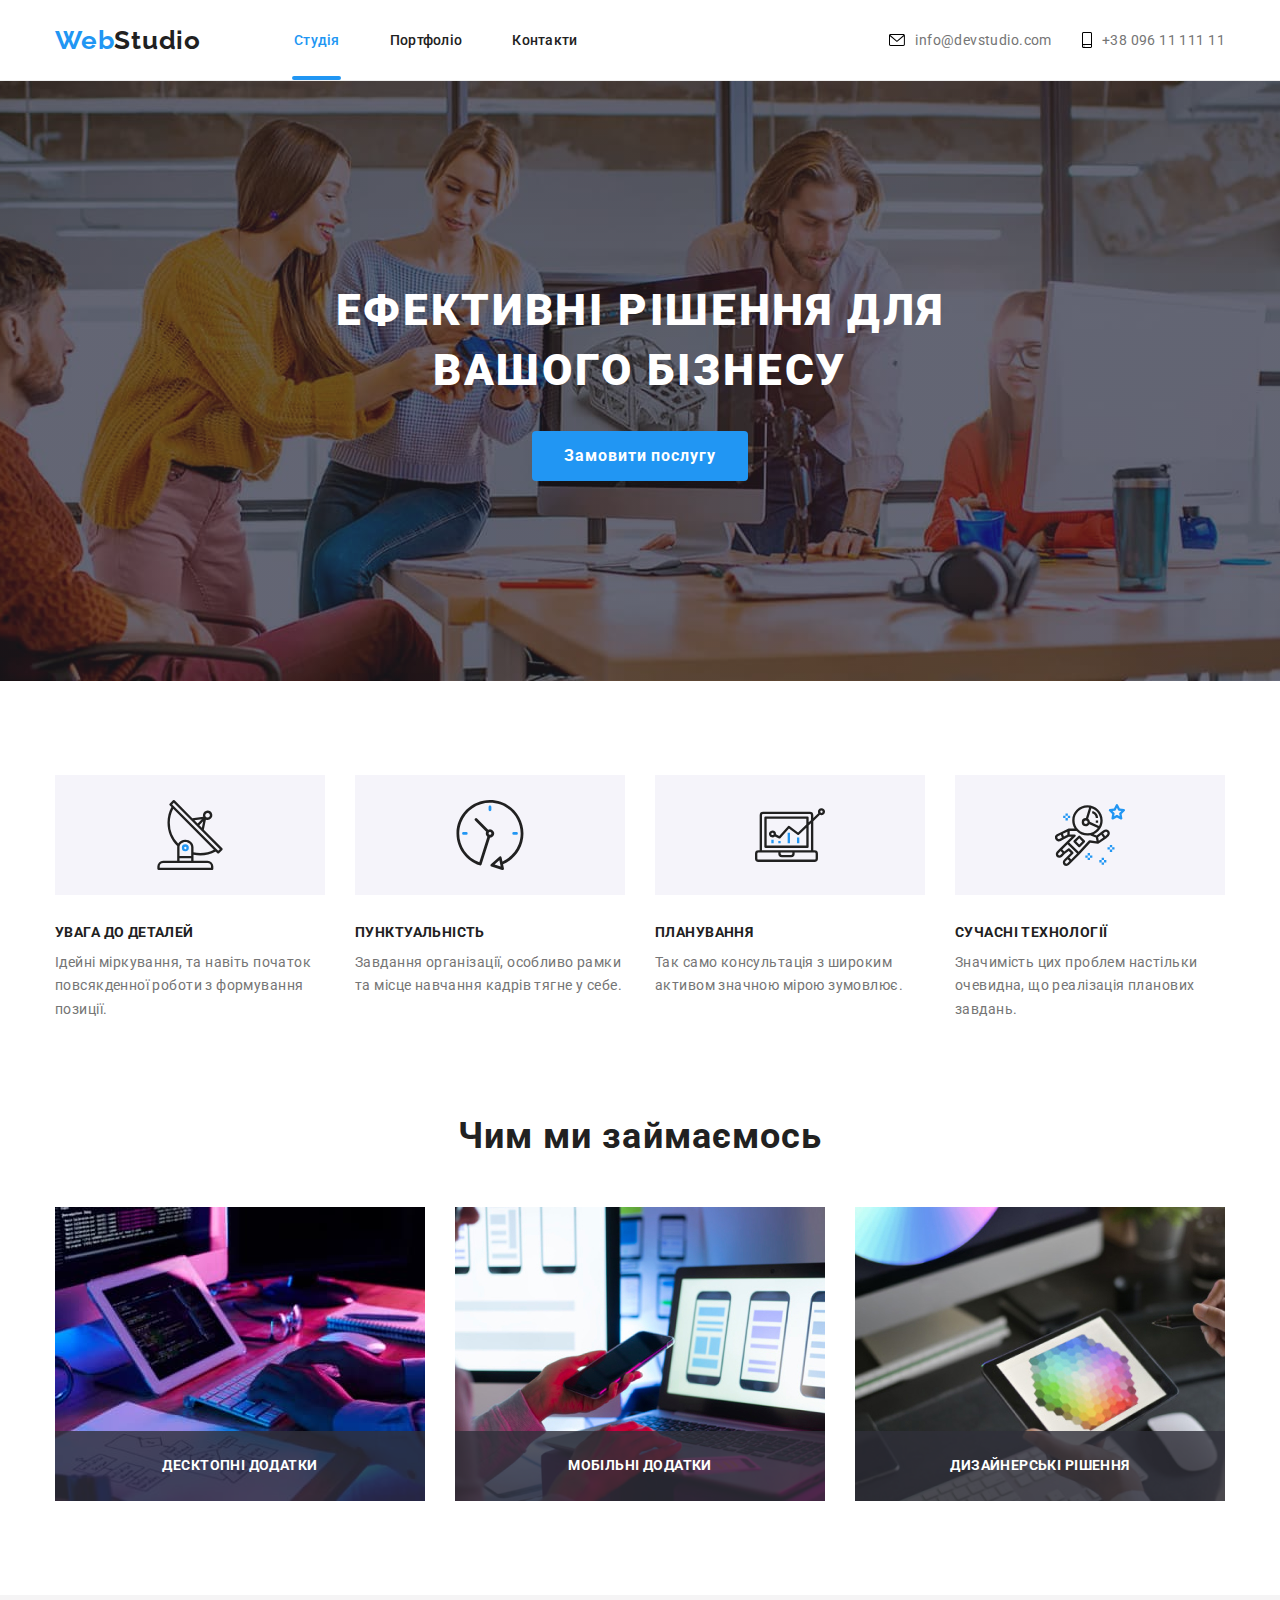
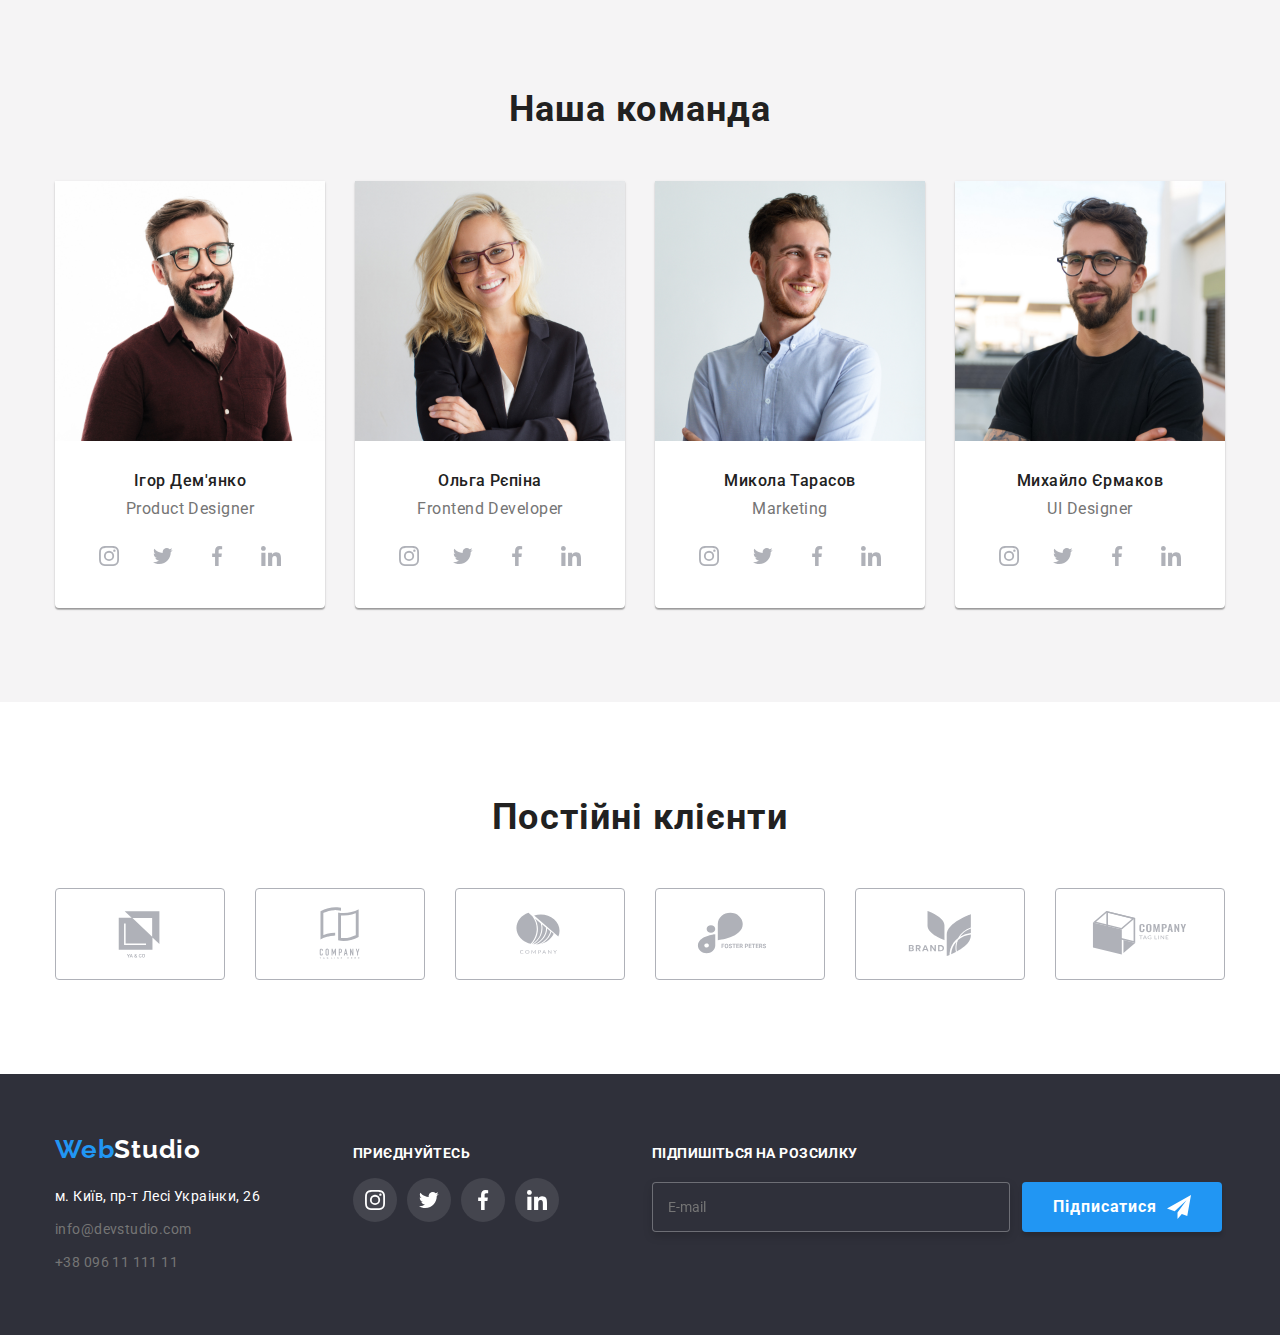
<file: index.html>
<!DOCTYPE html>
<html lang="uk">
	<head>
		<meta charset="UTF-8" />
		<meta http-equiv="X-UA-Compatible" content="IE=edge" />
		<meta name="viewport" content="width=device-width, initial-scale=1.0" />
		<title>WebStudio</title>
		<link rel="preconnect" href="https://fonts.googleapis.com" />
		<link rel="preconnect" href="https://fonts.gstatic.com" crossorigin />
		<link
			href="https://fonts.googleapis.com/css2?family=Raleway:wght@700&family=Roboto:wght@400;500;700;900&display=swap"
			rel="stylesheet"
		/>
		<link
			rel="stylesheet"
			href="https://cdnjs.cloudflare.com/ajax/libs/modern-normalize/1.1.0/modern-normalize.min.css"
		/>
		<link rel="stylesheet" href="./css/styles.css" />
		<link rel="stylesheet" href="./css/main.min.css" />
	</head>
	<body>
		<header class="header">
			<div class="container header__container">
				<nav class="navigation header__navigation">
					<a class="logo logo__header" href="./index.html"> <span class="logo-h1">Web</span>Studio</a>
					<ul class="menu">
						<li class="menu__item">
							<a class="menu__link current" href="./index.html">Студія</a>
						</li>
						<li class="menu__item">
							<a class="menu__link" href="./portfolio.html">Портфоліо</a>
						</li>
						<li class="menu__item"><a class="menu__link" href="#footer">Контакти</a></li>
					</ul>
				</nav>
				<ul class="menu__contacts">
					<li class="menu__item__contacts">
						<a class="contacts__mail" href="mailto:info@devstudio.com">
							<svg class="contacts-icon" width="16" height="12">
								<use href="./img/icons.svg#icon-envelope"></use>
							</svg>
							info@devstudio.com
						</a>
					</li>
					<li class="menu__item__contacts">
						<a class="contacts__number" href="tel:+380961111111"
							><svg class="contacts-icon" width="10" height="16">
								<use href="./img/icons.svg#icon-smartphone"></use>
							</svg>
							+38 096 11 111 11
						</a>
					</li>
				</ul>
			</div>
		</header>
		<main>
			<section class="hero">
				<div class="container hero__container">
					<h1 class="hero__title">Ефективні рішення для вашого бізнесу</h1>
					<button class="hero__button" type="button" data-modal-open> Замовити послугу </button>
				</div>
			</section>
			<section class="benefits">
				<div class="container benefits__container">
					<h2 class="hidden">Наші переваги</h2>
					<ul class="benefits__list">
						<li class="benefits__content">
							<div class="svg-icon-style">
								<svg class="icon-team" width="70" height="70">
									<use href="./img/icons.svg#icon-antenna"></use>
								</svg>
							</div>
							<h3 class="benefits__name">УВАГА ДО ДЕТАЛЕЙ</h3>
							<p class="benefits__descr">
								Ідейні міркування, та навіть початок повсякденної роботи з формування позиції.
							</p>
						</li>
						<li class="benefits__content">
							<div class="svg-icon-style">
								<svg class="icon-team" width="70" height="70">
									<use href="./img/icons.svg#icon-clock"></use>
								</svg>
							</div>
							<h3 class="benefits__name">ПУНКТУАЛЬНІСТЬ</h3>
							<p class="benefits__descr"> Завдання організації, особливо рамки та місце навчання кадрів тягне у себе. </p>
						</li>
						<li class="benefits__content">
							<div class="svg-icon-style">
								<svg class="icon-team" width="70" height="70">
									<use href="./img/icons.svg#icon-laptop"></use>
								</svg>
							</div>
							<h3 class="benefits__name">ПЛАНУВАННЯ</h3>
							<p class="benefits__descr"> Так само консультація з широким активом значною мірою зумовлює. </p>
						</li>
						<li class="benefits__content">
							<div class="svg-icon-style">
								<svg class="icon-team" width="70" height="70">
									<use href="./img/icons.svg#icon-astronaut"></use>
								</svg>
							</div>
							<h3 class="benefits__name">СУЧАСНІ ТЕХНОЛОГІЇ</h3>
							<p class="benefits__descr"> Значимість цих проблем настільки очевидна, що реалізація планових завдань. </p>
						</li>
					</ul>
				</div>
			</section>
			<section class="our__works">
				<div class="container our__works__container">
					<h2 class="works__title">Чим ми займаємось</h2>
					<ul class="images__block">
						<li class="images__item">
							<img src="./img/1.jpg" alt="Чоловік працює над кодом сайту" width="370" />
							<p class="images__text">Десктопні додатки</p>
						</li>
						<li class="images__item">
							<img src="./img/2.jpg" alt="Жінка з телефоном та ноутбуком" width="370" />
							<p class="images__text">Мобільні додатки</p>
						</li>
						<li class="images__item">
							<img src="./img/3.jpg" alt="планшет в якому відкрито палітру кольорів" width="370" />
							<p class="images__text">Дизайнерські рішення</p>
						</li>
					</ul>
				</div>
			</section>
			<section class="sec-four">
				<div class="container">
					<h2 class="works__title">Наша команда</h2>
					<ul class="cards">
						<li class="card">
							<img src="./img/4.jpg" alt="фото дизайнера Ігора Дем'янко" width="270" />
							<div class="our-team">
								<h3 class="card-name">Ігор Дем'янко</h3>
								<p class="job">Product Designer</p>
								<div>
									<ul class="social-icons-list">
										<li class="social-icons-item">
											<a class="social-icons-link" href="#">
												<svg class="social-media-icons" width="20" height="20">
													<use href="./img/icons.svg#icon-instagram"></use>
												</svg>
											</a>
										</li>
										<li class="social-icons-item">
											<a class="social-icons-link" href="#">
												<svg class="social-media-icons" width="20" height="20">
													<use href="./img/icons.svg#icon-twit"></use>
												</svg>
											</a>
										</li>
										<li class="social-icons-item">
											<a class="social-icons-link" href="#">
												<svg class="social-media-icons" width="20" height="20">
													<use href="./img/icons.svg#icon-facebook"></use>
												</svg>
											</a>
										</li>
										<li class="social-icons-item">
											<a class="social-icons-link" href="#">
												<svg class="social-media-icons" width="20" height="20">
													<use href="./img/icons.svg#icon-linkedin"></use>
												</svg>
											</a>
										</li>
									</ul>
								</div>
							</div>
						</li>
						<li class="card">
							<img src="./img/5.jpg" alt="фото фронтенд розробника Ольги Рєпіной" width="270" />
							<div class="our-team">
								<h3 class="card-name">Ольга Рєпіна</h3>
								<p class="job">Frontend Developer</p>
								<div class="social-icons">
									<ul class="social-icons-list">
										<li class="social-icons-item">
											<a class="social-icons-link" href="#">
												<svg class="social-media-icons" width="20" height="20">
													<use href="./img/icons.svg#icon-instagram"></use>
												</svg>
											</a>
										</li>
										<li class="social-icons-item">
											<a class="social-icons-link" href="#">
												<svg class="social-media-icons" width="20" height="20">
													<use href="./img/icons.svg#icon-twit"></use>
												</svg>
											</a>
										</li>
										<li class="social-icons-item">
											<a class="social-icons-link" href="#">
												<svg class="social-media-icons" width="20" height="20">
													<use href="./img/icons.svg#icon-facebook"></use>
												</svg>
											</a>
										</li>
										<li class="social-icons-item">
											<a class="social-icons-link" href="#">
												<svg class="social-media-icons" width="20" height="20">
													<use href="./img/icons.svg#icon-linkedin"></use>
												</svg>
											</a>
										</li>
									</ul>
								</div>
							</div>
						</li>
						<li class="card">
							<img src="./img/6.jpg" alt="фото Миколи Тарасова відділ маркетингу" width="270" />
							<div class="our-team">
								<h3 class="card-name">Микола Тарасов</h3>
								<p class="job">Marketing</p>
								<div class="social-icons">
									<ul class="social-icons-list">
										<li class="social-icons-item">
											<a class="social-icons-link" href="#">
												<svg class="social-media-icons" width="20" height="20">
													<use href="./img/icons.svg#icon-instagram"></use>
												</svg>
											</a>
										</li>
										<li class="social-icons-item">
											<a class="social-icons-link" href="#">
												<svg class="social-media-icons" width="20" height="20">
													<use href="./img/icons.svg#icon-twit"></use>
												</svg>
											</a>
										</li>
										<li class="social-icons-item">
											<a class="social-icons-link" href="#">
												<svg class="social-media-icons" width="20" height="20">
													<use href="./img/icons.svg#icon-facebook"></use>
												</svg>
											</a>
										</li>
										<li class="social-icons-item">
											<a class="social-icons-link" href="#">
												<svg class="social-media-icons" width="20" height="20">
													<use href="./img/icons.svg#icon-linkedin"></use>
												</svg>
											</a>
										</li>
									</ul>
								</div>
							</div>
						</li>
						<li class="card">
							<img src="./img/7.jpg" alt="фото криативного фахівця Михайла Єрмакова" width="270" />
							<div class="our-team">
								<h3 class="card-name">Михайло Єрмаков</h3>
								<p class="job">UI Designer</p>
								<div class="social-icons">
									<ul class="social-icons-list">
										<li class="social-icons-item">
											<a class="social-icons-link" href="#">
												<svg class="social-media-icons" width="20" height="20">
													<use href="./img/icons.svg#icon-instagram"></use>
												</svg>
											</a>
										</li>
										<li class="social-icons-item">
											<a class="social-icons-link" href="#">
												<svg class="social-media-icons" width="20" height="20">
													<use href="./img/icons.svg#icon-twit"></use>
												</svg>
											</a>
										</li>
										<li class="social-icons-item">
											<a class="social-icons-link" href="#">
												<svg class="social-media-icons" width="20" height="20">
													<use href="./img/icons.svg#icon-facebook"></use>
												</svg>
											</a>
										</li>
										<li class="social-icons-item">
											<a class="social-icons-link" href="#">
												<svg class="social-media-icons" width="20" height="20">
													<use href="./img/icons.svg#icon-linkedin"></use>
												</svg>
											</a>
										</li>
									</ul>
								</div>
							</div>
						</li>
					</ul>
				</div>
			</section>
			<section class="clients">
				<div class="container">
					<h2 class="clients-header">Постійні клієнти</h2>
					<ul class="clients-icons">
						<li class="clients-icons-list">
							<a class="clients-icons-link" href="#">
								<svg class="clients-icons" width="106" height="60">
									<use href="./img/icons.svg#icon-logo1"></use>
								</svg>
							</a>
						</li>
						<li class="clients-icons-list">
							<a class="clients-icons-link" href="#">
								<svg class="clients-icons" width="106" height="60">
									<use href="./img/icons.svg#icon-logo2"></use></svg
							></a>
						</li>
						<li class="clients-icons-list">
							<a class="clients-icons-link" href="#">
								<svg class="clients-icons" width="106" height="60">
									<use href="./img/icons.svg#icon-logo3"></use></svg
							></a>
						</li>
						<li class="clients-icons-list">
							<a class="clients-icons-link" href="#">
								<svg class="clients-icons" width="106" height="60">
									<use href="./img/icons.svg#icon-logo4"></use></svg
							></a>
						</li>
						<li class="clients-icons-list">
							<a class="clients-icons-link" href="#">
								<svg class="clients-icons" width="106" height="60">
									<use href="./img/icons.svg#icon-logo5"></use></svg
							></a>
						</li>
						<li class="clients-icons-list">
							<a class="clients-icons-link" href="#">
								<svg class="clients-icons" width="106" height="60">
									<use href="./img/icons.svg#icon-logo6"></use></svg
							></a>
						</li>
					</ul>
				</div>
			</section>
		</main>
		<footer class="footer">
			<div class="container container-wrap">
				<div class="join-us-wrap">
					<a href="./index.html" class="text-logo-footer"> <span class="logo-h1">Web</span>Studio</a>

					<address>
						<ul class="footer-content">
							<li class="footer-elem-item">
								<a
									class="footer-link-address"
									href="https://goo.gl/maps/CPtrU1FHBa2aNyZL9"
									target="_blank"
									rel="noopener noreferrer nofollow"
									>м. Київ, пр-т Лесі Украінки, 26</a
								>
							</li>
							<li class="footer-elem-item">
								<a class="footer-links" href="mailto:info@devstudio.com">info@devstudio.com</a>
							</li>
							<li class="footer-elem-item">
								<a class="footer-links" href="tel:+380961111111">+38 096 11 111 11</a>
							</li>
						</ul>
					</address>
				</div>
				<div class="social-footer-wrap">
					<p class="join-us-header">Приєднуйтесь</p>
					<ul class="social-icons-list">
						<li class="footer-icons">
							<a class="social-icons-link" href="#">
								<svg class="social-media-icons" width="20" height="20">
									<use href="./img/icons.svg#icon-instagram"></use>
								</svg>
							</a>
						</li>
						<li class="footer-icons">
							<a class="social-icons-link" href="#">
								<svg class="social-media-icons" width="20" height="20">
									<use href="./img/icons.svg#icon-twit"></use>
								</svg>
							</a>
						</li>
						<li class="footer-icons">
							<a class="social-icons-link" href="#">
								<svg class="social-media-icons" width="20" height="20">
									<use href="./img/icons.svg#icon-facebook"></use>
								</svg>
							</a>
						</li>
						<li class="footer-icons">
							<a class="social-icons-link" href="#">
								<svg class="social-media-icons" width="20" height="20">
									<use href="./img/icons.svg#icon-linkedin"></use>
								</svg>
							</a>
						</li>
					</ul>
				</div>
				<div class="modal-footer">
					<p class="sign-title">Підпишіться на розсилку</p>
					<form class="footer-form">
						<input class="input-footer" type="email" name="input-email" id="email" placeholder="E-mail" />
						<button class="input-button-footer" type="submit">
							Підписатися
							<svg class="modal-icon-footer" width="24" height="24">
								<use href="./img/icons.svg#icon-icon-send-1"></use>
							</svg>
						</button>
					</form>
				</div>
			</div>
		</footer>
		<div class="backdrop is-hidden" data-modal>
			<div class="modal">
				<button type="button" class="modal-close" data-modal-close>
					<svg class="modal-close-icon" width="11" height="11">
						<use href="./img/icons.svg#icon-Vector-1"></use>
					</svg>
				</button>
				<p class="modal-title"> Залиште свої дані, ми вам передзвонимо</p>
				<form class="modal-form">
					<div class="modal-field">
						<label for="user-name" class="input-label">Ім'я</label>

						<input type="text" name="user-name" class="modal-input" id="user-name" required />
						<svg class="modal-icon" width="18" height="18">
							<use href="./img/icons.svg#icon-name"></use>
						</svg>
					</div>
					<div class="modal-field">
						<label for="user-tel" class="input-label">Телефон</label>

						<input type="tel" name="user-tel" class="modal-input" required />
						<svg class="modal-icon" width="18" height="18">
							<use href="./img/icons.svg#icon-phone1"></use>
						</svg>
					</div>
					<div class="modal-field">
						<label for="user-name" class="input-label">Пошта</label>

						<input type="email" name="user-email" class="modal-input" required />
						<svg class="modal-icon" width="18" height="18">
							<use href="./img/icons.svg#icon-email"></use>
						</svg>
					</div>
					<div class="modal-field">
						<label for="user-text" class="input-label">Коментар</label>

						<textarea name="user-text" id="user-text" class="modal-comment" placeholder="Введіть текст"></textarea>

						<div class="modal-field">
							<input class="modal-check hidden" type="checkbox" name="policy" id="policy" />
							<label for="policy" class="check-text">
								<span class="check-modal-icon">
									<svg class="check-icon" width="16" height="15">
										<use href="./img/icons.svg#icon-check"></use>
									</svg>
								</span>
								Погоджуюся з розсилкою та приймаю <a class="input-policy">Умови договору</a>
							</label>
						</div>
						<button class="input-button" type="submit">Відправити</button>
					</div>
				</form>
			</div>
		</div>

		<script src="./js/modal.js"></script>
	</body>
</html>
</file>
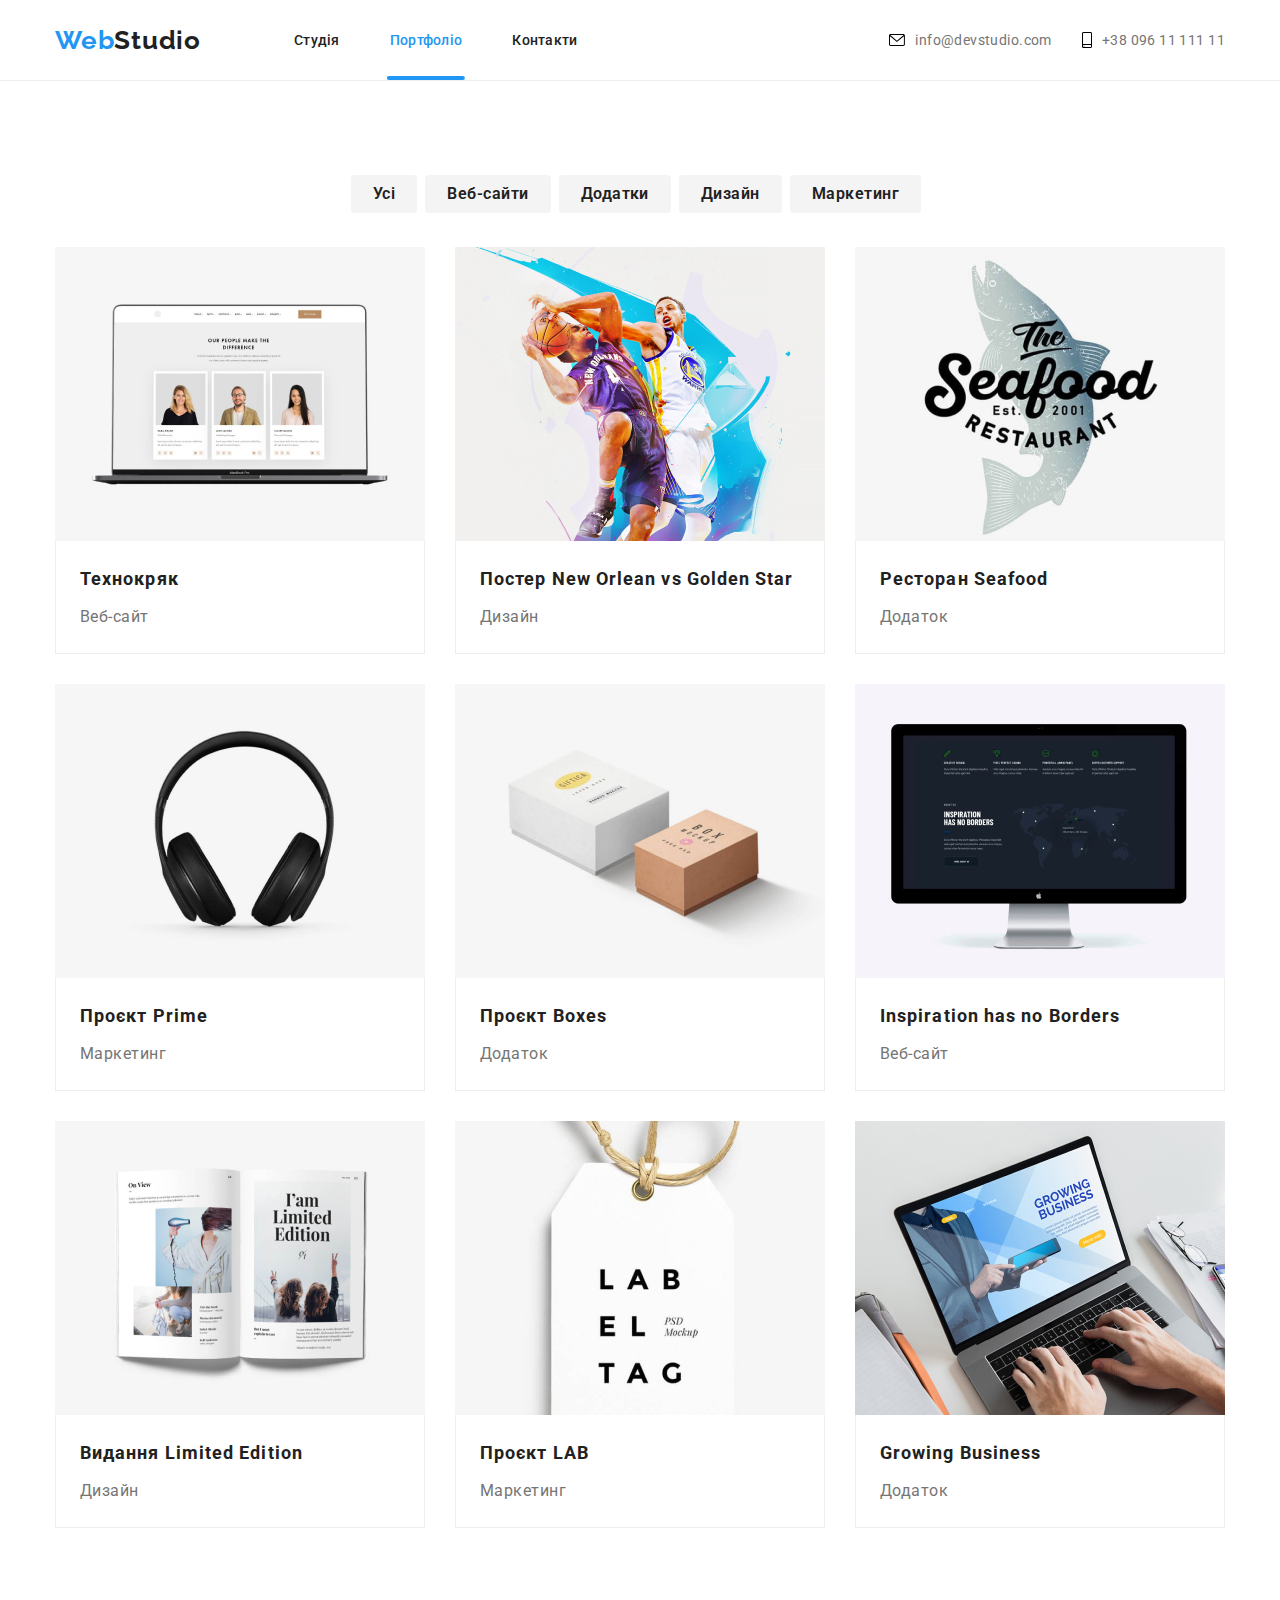
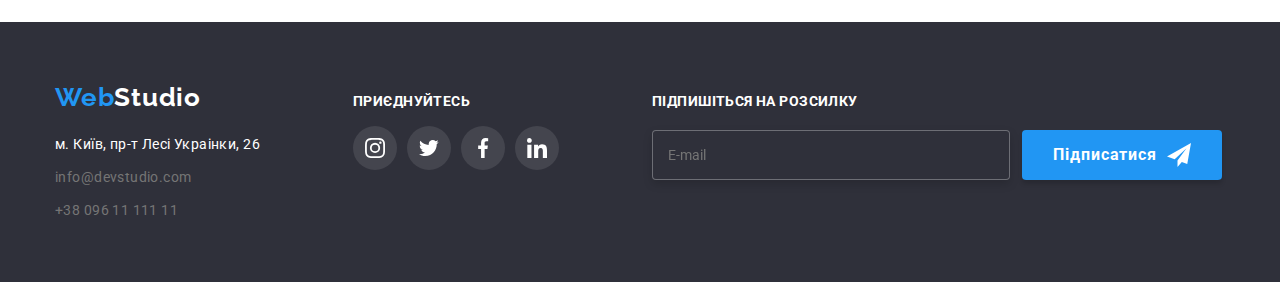
<file: portfolio.html>
<!DOCTYPE html>
<html lang="uk">
	<head>
		<meta charset="UTF-8" />
		<meta http-equiv="X-UA-Compatible" content="IE=edge" />
		<meta name="viewport" content="width=device-width, initial-scale=1.0" />
		<title>Portfolio</title>
		<link rel="preconnect" href="https://fonts.googleapis.com" />
		<link rel="preconnect" href="https://fonts.gstatic.com" crossorigin />
		<link
			href="https://fonts.googleapis.com/css2?family=Raleway:wght@700&family=Roboto:wght@400;500;700;900&display=swap"
			rel="stylesheet"
		/>
		<link
			rel="stylesheet"
			href="https://cdnjs.cloudflare.com/ajax/libs/modern-normalize/1.1.0/modern-normalize.min.css"
		/>
		<link rel="stylesheet" href="./css/styles.css" />
		<link rel="stylesheet" href="./css/main.min.css" />
	</head>
	<body>
		<header class="header">
			<div class="container header__container">
				<nav class="navigation header__navigation">
					<a class="logo logo__header" href="./index.html"> <span class="logo-h1">Web</span>Studio</a>
					<ul class="menu">
						<li class="menu__item">
							<a class="menu__link " href="./index.html">Студія</a>
						</li>
						<li class="menu__item">
							<a class="menu__link current" href="./portfolio.html">Портфоліо</a>
						</li>
						<li class="menu__item"><a class="menu__link" href="#footer">Контакти</a></li>
					</ul>
				</nav>
				<ul class="menu__contacts">
					<li class="menu__item__contacts">
						<a class="contacts__mail" href="mailto:info@devstudio.com">
							<svg class="contacts-icon" width="16" height="12">
								<use href="./img/icons.svg#icon-envelope"></use>
							</svg>
							info@devstudio.com
						</a>
					</li>
					<li class="menu__item__contacts">
						<a class="contacts__number" href="tel:+380961111111"
							><svg class="contacts-icon" width="10" height="16">
								<use href="./img/icons.svg#icon-smartphone"></use>
							</svg>
							+38 096 11 111 11
						</a>
					</li>
				</ul>
			</div>
		</header>
		<main>
			<section class="sec-one-portfolio">
				<div class="container">
					<h1 class="hidden">Що можна знайти на сайті</h1>
					<ul class="button-list">
						<li>
							<button class="button-portfolio" type="button">Усі</button>
						</li>
						<li>
							<button class="button-portfolio" type="button">Веб-сайти</button>
						</li>
						<li>
							<button class="button-portfolio" type="button">Додатки</button>
						</li>
						<li>
							<button class="button-portfolio" type="button">Дизайн</button>
						</li>
						<li>
							<button class="button-portfolio" type="button">Маркетинг</button>
						</li>
					</ul>
					<ul class="portfolio-cards">
						<li class="portfolio-card">
							<a class="portfolio-cards-link" href="#">
								<div class="portfolio-wrapper-card">
									<img src="./img/8.jpg" alt="фото ноутбуку з відкритим сайтом" width="370" />
									<p class="portfolio-card-text">
										Ресурс пропонує комплексні пропозиції з різним рівнем функціоналу та сервісів. Все це дозволить
										відвідувачу отримати вичерпні відомості про компанію чи приватну особу.
									</p>
								</div>
								<div class="portfolio-name-type">
									<h2 class="portfolio-name">Технокряк</h2>
									<p class="portfolio-type">Веб-сайт</p>
								</div>
							</a>
						</li>
						<li class="portfolio-card">
							<a class="portfolio-cards-link" href="#">
								<div class="portfolio-wrapper-card">
									<img src="./img/9.jpg" alt="фото баскетболістів" width="370" />
									<p class="portfolio-card-text">
										Ресурс пропонує комплексні пропозиції з різним рівнем функціоналу та сервісів. Все це дозволить
										відвідувачу отримати вичерпні відомості про компанію чи приватну особу.
									</p>
								</div>
								<div class="portfolio-name-type">
									<h2 class="portfolio-name"> Постер New Orlean vs Golden Star </h2>
									<p class="portfolio-type">Дизайн</p>
								</div>
							</a>
						</li>
						<li class="portfolio-card">
							<a class="portfolio-cards-link" href="#">
								<div class="portfolio-wrapper-card">
									<img src="./img/10.jpg" alt="фото логотипа ресторану" width="370" />
									<p class="portfolio-card-text">
										Ресурс пропонує комплексні пропозиції з різним рівнем функціоналу та сервісів. Все це дозволить
										відвідувачу отримати вичерпні відомості про компанію чи приватну особу.
									</p>
								</div>
								<div class="portfolio-name-type">
									<h2 class="portfolio-name">Ресторан Seafood</h2>
									<p class="portfolio-type">Додаток</p>
								</div>
							</a>
						</li>
						<li class="portfolio-card">
							<a class="portfolio-cards-link" href="#">
								<div class="portfolio-wrapper-card">
									<img src="./img/11.jpg" alt="фото навушників" width="370" />
									<p class="portfolio-card-text">
										Ресурс пропонує комплексні пропозиції з різним рівнем функціоналу та сервісів. Все це дозволить
										відвідувачу отримати вичерпні відомості про компанію чи приватну особу.
									</p>
								</div>
								<div class="portfolio-name-type">
									<h2 class="portfolio-name">Проєкт Prime</h2>
									<p class="portfolio-type">Маркетинг</p>
								</div>
							</a>
						</li>
						<li class="portfolio-card">
							<a class="portfolio-cards-link" href="#">
								<div class="portfolio-wrapper-card">
									<img src="./img/12.jpg" alt="фото коробок гарнітури" width="370" />
									<p class="portfolio-card-text">
										Ресурс пропонує комплексні пропозиції з різним рівнем функціоналу та сервісів. Все це дозволить
										відвідувачу отримати вичерпні відомості про компанію чи приватну особу.
									</p>
								</div>
								<div class="portfolio-name-type">
									<h2 class="portfolio-name">Проєкт Boxes</h2>
									<p class="portfolio-type">Додаток</p>
								</div>
							</a>
						</li>
						<li class="portfolio-card">
							<a class="portfolio-cards-link" href="#">
								<div class="portfolio-wrapper-card">
									<img src="./img/13.jpg" alt="фото монітора" width="370" />
									<p class="portfolio-card-text">
										Ресурс пропонує комплексні пропозиції з різним рівнем функціоналу та сервісів. Все це дозволить
										відвідувачу отримати вичерпні відомості про компанію чи приватну особу.
									</p>
								</div>
								<div class="portfolio-name-type">
									<h2 class="portfolio-name">Inspiration has no Borders</h2>
									<p class="portfolio-type">Веб-сайт</p>
								</div>
							</a>
						</li>
						<li class="portfolio-card">
							<a class="portfolio-cards-link" href="#">
								<div class="portfolio-wrapper-card">
									<img src="./img/14.jpg" alt="фото журналу" width="370" />
									<p class="portfolio-card-text">
										Ресурс пропонує комплексні пропозиції з різним рівнем функціоналу та сервісів. Все це дозволить
										відвідувачу отримати вичерпні відомості про компанію чи приватну особу.
									</p>
								</div>
								<div class="portfolio-name-type">
									<h2 class="portfolio-name">Видання Limited Edition</h2>
									<p class="portfolio-type">Дизайн</p>
								</div>
							</a>
						</li>
						<li class="portfolio-card">
							<a class="portfolio-cards-link" href="#">
								<div class="portfolio-wrapper-card">
									<img src="./img/15.jpg" alt="фото реклами" width="370" />
									<p class="portfolio-card-text">
										Ресурс пропонує комплексні пропозиції з різним рівнем функціоналу та сервісів. Все це дозволить
										відвідувачу отримати вичерпні відомості про компанію чи приватну особу.
									</p>
								</div>
								<div class="portfolio-name-type">
									<h2 class="portfolio-name">Проєкт LAB</h2>
									<p class="portfolio-type">Маркетинг</p>
								</div>
							</a>
						</li>
						<li class="portfolio-card">
							<a class="portfolio-cards-link" href="#">
								<div class="portfolio-wrapper-card">
									<img src="./img/16.jpg" alt="фото ноутбука" width="370" />
									<p class="portfolio-card-text">
										Ресурс пропонує комплексні пропозиції з різним рівнем функціоналу та сервісів. Все це дозволить
										відвідувачу отримати вичерпні відомості про компанію чи приватну особу.
									</p>
								</div>
								<div class="portfolio-name-type">
									<h2 class="portfolio-name">Growing Business</h2>
									<p class="portfolio-type">Додаток</p>
								</div>
							</a>
						</li>
					</ul>
				</div>
			</section>
		</main>
		<footer class="footer">
			<div class="container container-wrap">
				<div class="join-us-wrap">
					<a href="./index.html" class="text-logo-footer"> <span class="logo-h1">Web</span>Studio</a>

					<address>
						<ul class="footer-content">
							<li class="footer-elem-item">
								<a
									class="footer-link-address"
									href="https://goo.gl/maps/CPtrU1FHBa2aNyZL9"
									target="_blank"
									rel="noopener noreferrer nofollow"
									>м. Київ, пр-т Лесі Украінки, 26</a
								>
							</li>
							<li class="footer-elem-item">
								<a class="footer-links" href="mailto:info@devstudio.com">info@devstudio.com</a>
							</li>
							<li class="footer-elem-item">
								<a class="footer-links" href="tel:+380961111111">+38 096 11 111 11</a>
							</li>
						</ul>
					</address>
				</div>
				<div class="social-footer-wrap">
					<p class="join-us-header">Приєднуйтесь</p>
					<ul class="social-icons-list">
						<li class="footer-icons">
							<a class="social-icons-link" href="#">
								<svg class="social-media-icons" width="20" height="20">
									<use href="./img/icons.svg#icon-instagram"></use>
								</svg>
							</a>
						</li>
						<li class="footer-icons">
							<a class="social-icons-link" href="#">
								<svg class="social-media-icons" width="20" height="20">
									<use href="./img/icons.svg#icon-twit"></use>
								</svg>
							</a>
						</li>
						<li class="footer-icons">
							<a class="social-icons-link" href="#">
								<svg class="social-media-icons" width="20" height="20">
									<use href="./img/icons.svg#icon-facebook"></use>
								</svg>
							</a>
						</li>
						<li class="footer-icons">
							<a class="social-icons-link" href="#">
								<svg class="social-media-icons" width="20" height="20">
									<use href="./img/icons.svg#icon-linkedin"></use>
								</svg>
							</a>
						</li>
					</ul>
				</div>
				<div class="modal-footer">
					<p class="sign-title">Підпишіться на розсилку</p>
					<form class="footer-form">
						<input class="input-footer" type="email" name="input-email" id="email" placeholder="E-mail" />
						<button class="input-button-footer" type="submit">
							Підписатися
							<svg class="modal-icon-footer" width="24" height="24">
								<use href="./img/icons.svg#icon-icon-send-1"></use>
							</svg>
						</button>
					</form>
				</div>
			</div>
		</footer>
	</body>
</html>
</file>
<file: css/styles.css>
/* :root {
	--main-text-color: #212121;
	--secondary-text-color: #757575;
	--main-white-color: #fff;
	--highlight-color: #2196f3;
	--secondary-white-color: #f5f4f5;
	--fill-color: #2f303a;
	--button-active-color: #188ce8;
	--card-border-color: #eee;
	--background-color: #f5f4fa;
	--icon-color: #afb1b8;
} */
/* h1,
h2,
h3,
h4,
h5,
h6,
p {
	margin: 0;
}
ul {
	list-style: none;
	margin: 0;
	padding: 0;
}
img {
	display: block;
} */

/* .container {
	width: 1200px;
	padding-left: 15px;
	padding-right: 15px;
	margin: 0 auto;
} */

/* body {
	font-family: "Roboto", sans-serif;
	color: var(--main-text-color);
	font-size: 14px;
	letter-spacing: 0.03em;
} */
/* a {
	text-decoration: none;
	color: var(--main-text-color);
} */
/* .header {
	border-bottom: 1px solid var(--card-border-color);
}

.header-container {
	height: 80px;
	display: flex;
	align-items: center;
}
.nav-flex {
	display: flex;
	margin-right: auto;
	align-items: center;
}
.logo-header {
	margin-right: 93px;

	font-family: "Raleway", sans-serif;
	font-size: 26px;
	line-height: 1.19;
	font-weight: 700;
	letter-spacing: 0.03em;
}
.logo-h1 {
	color: var(--highlight-color);
}

.nav-ul-flex {
	display: flex;
	gap: 50px;
	padding-top: 32px;
}

.nav-ul-flex .link-header:hover,
.nav-ul-flex .link-header:focus {
	color: var(--highlight-color);
}
.nav-ul-flex .link-header.current {
	color: var(--highlight-color);
}
.current:after {
	display: block;
	content: "";
	width: 108%;
	height: 4px;
	border-radius: 2px;
	background-color: var(--highlight-color);
	margin-top: 28px;
	transform: translateX(-4%);
}

.link-header {
	text-decoration: none;
	font-size: 14px;
	font-weight: 500;
	line-height: 1.15;
	letter-spacing: 0.02em;
	color: var(--main-text-color);
	transition: color 250ms cubic-bezier(0.4, 0, 0.2, 1);
}

.ul-mail-flex {
	display: flex;
	gap: 30px;
	align-items: center;
}

.contacts-icon {
	margin-right: 10px;
}
.link-header-number:hover .contacts-icon {
	fill: var(--highlight-color);
}
.link-header-mail:hover .contacts-icon {
	fill: var(--highlight-color);
}

.link-header-mail {
	display: flex;
	align-items: center;
	list-style: none;
	color: var(--secondary-text-color);
	transition: color 250ms cubic-bezier(0.4, 0, 0.2, 1);
}

.link-header-mail:hover,
.link-header-mail:focus {
	color: var(--highlight-color);
}
.link-header-number {
	display: flex;
	align-items: center;
	list-style: none;
	color: var(--secondary-text-color);
	transition: color 250ms cubic-bezier(0.4, 0, 0.2, 1);
}
.link-header-number:hover,
.link-header-number:focus {
	color: var(--highlight-color);
} */

/* .hero {
	background-image: linear-gradient(rgba(47, 48, 58, 0.4), rgba(47, 48, 58, 0.4)), url(../img/hero.jpg);
	background-repeat: no-repeat;
	background-position: center;
	padding-top: 200px;
	padding-bottom: 200px;
}

section {
	display: block;
}

.main-h1-title {
	color: var(--main-white-color);
	font-size: 44px;
	line-height: 1.36;
	font-weight: 900;
	text-transform: uppercase;
	letter-spacing: 0.06em;
	text-align: center;
	width: 696px;
	margin: 0 auto;
	margin-bottom: 30px;
}
button {
	border: none;
	outline: none;
	margin: 0 auto;
	display: block;
}
.button {
	width: 216px;
	height: 50px;
	background-color: var(--highlight-color);
	font-size: 16px;
	font-weight: 700;
	line-height: 1.875;
	letter-spacing: 0.06em;
	color: var(--main-white-color);
	border-radius: 4px;
	cursor: pointer;
	font-family: inherit;
	transition: background-color 250ms cubic-bezier(0.4, 0, 0.2, 1), color 250ms cubic-bezier(0.4, 0, 0.2, 1);
}

.button:hover {
	background-color: var(--button-active-color);
	color: var(--main-white-color);
}
.button:focus {
	background-color: var(--button-active-color);
	color: var(--main-white-color);
}
.button:active {
	background-color: var(--button-active-color);
	color: var(--main-white-color);
} */
/* .hidden {
	color: rgba(0, 0, 0, 0);
	position: absolute;
	width: 1px;
	height: 1px;
	margin: -1px;
	border: 0;
	padding: 0;
	white-space: nowrap;
	clip-path: inset(100%);
	clip: rect(0 0 0 0);
	overflow: hidden;
} */

/* .sec-two {
	padding-top: 94px;
	padding-bottom: 94px;
}
.our-skills {
	display: flex;
	justify-content: space-between;
}
.skill-cont {
	line-height: 1.71;
	letter-spacing: 0.03em;
	width: 270px;
	color: var(--secondary-text-color);
}
.svg-icon-style {
	display: flex;
	align-items: center;
	justify-content: center;
	background-color: var(--background-color);
	width: 270px;
	height: 120px;
	margin-bottom: 30px;
}

.skill-name {
	font-weight: 700;
	font-size: 14px;
	line-height: 1.14;
	letter-spacing: 0.03em;
	text-transform: uppercase;
	color: var(--main-text-color);
	margin-bottom: 10px;
}

.skill-descr {
	font-size: 14px;
	line-height: 1.7;
	letter-spacing: 0.03em;
	color: var(--secondary-text-color);
} */

/* .sec-three {
	text-align: center;
	width: 100%;

	padding-bottom: 94px;
}
.sec-head {
	font-weight: 700;
	font-size: 36px;
	line-height: 1, 1666;
	text-align: center;
	letter-spacing: 0.03em;
	color: var(--main-text-color);
	margin-bottom: 50px;
}

.images-block {
	display: flex;
	justify-content: center;
	gap: 30px;
}

.images {
	list-style: none;
	position: relative;
}

.label-text {
	position: absolute;
	display: flex;
	text-align: center;
	justify-content: center;
	align-items: center;
	right: 0;
	bottom: 0;
	width: 100%;
	height: 70px;
	font-weight: 700;
	font-size: 14px;
	line-height: 1.14;
	letter-spacing: 0.03em;
	text-transform: uppercase;
	background-color: rgba(47, 48, 58, 0.8);
	color: var(--main-white-color);
} */
/* .sec-four {
	background-color: var(--secondary-white-color);
	padding-top: 94px;
	padding-bottom: 94px;
}
.cards {
	display: flex;
	gap: 30px;
}
.card {
	background-color: var(--main-white-color);
	box-shadow: 0px 1px 3px rgb(0 0 0 / 12%), 0px 1px 1px rgb(0 0 0 / 14%), 0px 2px 1px rgb(0 0 0 / 20%);
	border-radius: 0px 0px 4px 4px;
	list-style: none;
}

.our-team {
	padding: 30px 0;
}
.card-name {
	font-weight: 500;
	font-size: 16px;
	line-height: 1.19;
	text-align: center;
	letter-spacing: 0.03em;
	color: var(--main-text-color);
	margin-bottom: 10px;
}

.job {
	color: var(--secondary-text-color);
	font-size: 16px;
	font-weight: 400;
	letter-spacing: 0.03em;
	text-align: center;
}

.social-icons-list {
	display: flex;
	justify-content: center;
	margin-top: 16px;
	gap: 10px;
}
.social-icons-item {
	width: 44px;
	height: 44px;
}
.social-media-icons {
	fill: var(--icon-color);
	transition: fill 250ms, background-color 250ms cubic-bezier(0.4, 0, 0.2, 1);
}

.social-icons-link:hover,
.social-icons-link:focus {
	background-color: var(--highlight-color);
}
.social-icons-link:hover .social-media-icons,
.social-icons-link:focus .social-media-icons {
	fill: #fff;
}
.social-icons-link {
	display: flex;
	align-items: center;
	justify-content: center;
	width: 100%;
	height: 100%;
	border-radius: 100%;
	background: rgba(255, 255, 255, 0.1);
	transition: background-color 250ms cubic-bezier(0.4, 0, 0.2, 1), color 250ms cubic-bezier(0.4, 0, 0.2, 1);
} */

/* .clients {
	padding-top: 94px;
	padding-bottom: 94px;
}
.clients-header {
	font-weight: 700;
	font-size: 36px;
	line-height: 1.17;
	text-align: center;
	letter-spacing: 0.03em;
	color: var(--main-text-color);
	margin-bottom: 50px;
}
.clients-icons {
	display: flex;
	justify-content: center;
	gap: 30px;
}
.clients-icons {
	fill: var(--icon-color);
}
.clients-icons-link:hover .clients-icons,
.clients-icons-link:focus .clients-icons {
	fill: var(--highlight-color);
}
.clients-icons-list {
	width: 170px;
	height: 92px;
}
.clients-icons-link {
	display: flex;
	align-items: center;
	justify-content: center;
	width: 100%;
	height: 100%;
	border: 1px solid var(--icon-color);
	border-radius: 4px;
	transition: fill 250ms cubic-bezier(0.4, 0, 0.2, 1), background-color 250ms cubic-bezier(0.4, 0, 0.2, 1);
}

.clients-icons-link:hover,
.clients-icons-link:focus {
	border: 1px solid var(--highlight-color);
} */

/* .sec-one-portfolio {
	padding-top: 94px;
	padding-bottom: 94px;
}

.button-list {
	display: flex;
	flex-direction: row;
	list-style: none;
	font-family: inherit;
	justify-content: center;
	margin-bottom: 34px;
}

.button-portfolio {
	width: auto;
	height: 38px;
	background-color: var(--secondary-white-color);
	color: var(--main-text-color);
	border-radius: 4px;
	padding: 6px 22px;
	font-size: 16px;
	line-height: 1.63;
	letter-spacing: 0.03em;
	font-weight: 600;
	text-align: center;
	cursor: pointer;
	font-family: inherit;
	margin-right: 8px;
	transition: color 250ms cubic-bezier(0.4, 0, 0.2, 1), box-shadow 250ms cubic-bezier(0.4, 0, 0.2, 1),
		background-color 250ms cubic-bezier(0.4, 0, 0.2, 1);
}
.button-portfolio:hover,
.button-portfolio:focus {
	background-color: var(--highlight-color);
	color: var(--main-white-color);
	box-shadow: 0px 3px 1px rgba(0, 0, 0, 0.1), 0px 1px 2px rgba(0, 0, 0, 0.08), 0px 2px 2px rgba(0, 0, 0, 0.12);
}
.button-portfolio:active {
	background-color: var(--button-active-color);
	color: var(--main-white-color);
}
.portfolio-cards {
	display: flex;
	flex-wrap: wrap;
	gap: 30px;
}

.portfolio-card {
	background-color: var(--main-white-color);
	flex-basis: calc((100% - 60px) / 3);
}

.portfolio-card:hover {
	box-shadow: 0px 1px 1px rgba(0, 0, 0, 0.12), 0px 4px 4px rgba(0, 0, 0, 0.06), 1px 4px 6px rgba(0, 0, 0, 0.16);
}
.portfolio-wrapper-card {
	position: relative;
	overflow: hidden;
}

.portfolio-card:hover .portfolio-card-text {
	transform: translateY(0);
}
.portfolio-cards-link:focus .portfolio-card-text {
	transform: translateY(0);
}
.portfolio-cards-link {
	display: block;
}

.portfolio-name-type {
	padding: 20px 24px;
	border: 1px solid var(--card-border-color);
	border-top: none;
}
.portfolio-card-text {
	position: absolute;
	top: 0;
	background-color: rgba(33, 150, 243, 0.9);
	color: var(--main-white-color);
	font-size: 18px;
	line-height: 1.5;
	letter-spacing: 0.03em;
	padding: 63px 40px;
	transform: translateY(100%);
	transition: transform 250ms cubic-bezier(0.4, 0, 0.2, 1);
}
.portfolio-name {
	margin-bottom: 4px;
	font-weight: 700;
	font-size: 18px;
	line-height: 2;
	letter-spacing: 0.06em;
	color: var(--main-text-color);
}
.portfolio-type {
	color: var(--secondary-text-color);
	font-size: 16px;
	letter-spacing: 0.03em;
	line-height: 2;
} */

/* .footer {
	padding: 60px 0;
	background-color: var(--fill-color);
}

.footer-content {
	gap: 9px;
	display: flex;
	flex-direction: column;
}
.text-logo-footer {
	font-family: "Raleway", sans-serif;
	font-size: 26px;
	line-height: 1.19;
	font-weight: 700;
	letter-spacing: 0.03em;
	color: var(--main-white-color);
	margin-bottom: 20px;
	display: inline-block;
}

.footer-icons {
	width: 44px;
	height: 44px;
}
.footer-elem-item {
	list-style: none;
	font-style: normal;
}

.footer-link-address {
	color: var(--main-white-color);
	letter-spacing: 0.03em;
	font-size: 14px;
	line-height: 1.7;
	transition: color 250ms cubic-bezier(0.4, 0, 0.2, 1);
}
.footer-link-address:hover,
.footer-link-address:focus {
	color: var(--highlight-color);
}

.footer-links {
	font-family: "Roboto", sans-serif;
	color: var(--secondary-text-color);
	font-size: 14px;
	line-height: 1.7;
	letter-spacing: 0.03em;
	transition: color 250ms cubic-bezier(0.4, 0, 0.2, 1);
}
.footer-links:hover,
.footer-links:focus {
	color: var(--highlight-color);
}
.social-footer-wrap .social-media-icons {
	fill: #fff;
}
.join-us-header {
	font-weight: 700;
	font-size: 14px;
	line-height: 1.14;
	letter-spacing: 0.03em;
	text-transform: uppercase;
	color: var(--main-white-color);
}

.container-wrap {
	display: flex;
	gap: 93px;
	align-items: baseline;
}

.backdrop {
	position: fixed;
	top: 0;
	width: 100%;
	height: 100%;
	background-color: rgba(0, 0, 0, 0.2);
}


.footer-form {
	display: flex;
	gap: 12px;
}
.sign-title {
	font-weight: 700;
	font-size: 14px;
	line-height: 1.14;
	letter-spacing: 0.03em;
	text-transform: uppercase;
	color: var(--main-white-color);
	margin-bottom: 20px;
}
.input-footer::placeholder {
	font-size: 16px;
	line-height: 1.25;
	letter-spacing: 0.03em;
	color: rgba(255, 255, 255, 0.6);
	
}
.input-footer {
	width: 358px;
	height: 50px;
	border: 1px solid rgba(255, 255, 255, 0.3);
	filter: drop-shadow(0px 4px 4px rgba(0, 0, 0, 0.15));
	border-radius: 4px;
	background-color: var(--fill-color);
	color: var(--main-white-color);
	padding-left: 15px;
}

.input-footer:focus{
outline-color: var(--highlight-color);
}
.input-footer:hover{
	border-color: var(--highlight-color);
}
.input-button-footer {
	width: 200px;
	height: 50px;
	box-shadow: 0px 4px 4px rgba(0, 0, 0, 0.15);
	border-radius: 4px;
	background-color: var(--highlight-color);
	font-weight: 700;
	font-size: 16px;
	line-height: 1.8;
	display: flex;
	align-items: center;
	letter-spacing: 0.06em;
	color: var(--main-white-color);
	justify-content: center;
	gap: 10px;
	cursor: pointer;
}

.input-button-footer:hover,
.input-button-footer:focus {
	background-color: var(--button-active-color);
	color: var(--main-white-color);
	transition: color 250ms cubic-bezier(0.4, 0, 0.2, 1), background-color 250ms cubic-bezier(0.4, 0, 0.2, 1);
}
.modal-icon-footer {
	fill: var(--main-white-color);
} */

/* .modal {
	width: 528px;
	min-height: 580px;
	background-color: var(--main-white-color);
	box-shadow: 0px 1px 3px rgba(0, 0, 0, 0.12), 0px 1px 1px rgba(0, 0, 0, 0.14), 0px 2px 1px rgba(0, 0, 0, 0.2);
	border-radius: 4px;
	transform: translate(-50%, -50%);
	position: absolute;
	top: 50%;
	left: 50%;
	padding: 40px;
}
.modal-close {
	position: absolute;
	right: 10px;
	top: 10px;
	width: 30px;
	height: 30px;
	border: 1px solid rgba(0, 0, 0, 0.1);
	border-radius: 50%;
	display: flex;
	align-items: center;
	justify-content: center;
	background-color: transparent;
	cursor: pointer;
	transition: color 250ms cubic-bezier(0.4, 0, 0.2, 1), background-color 250ms cubic-bezier(0.4, 0, 0.2, 1);
}
.modal-close:hover .modal-close-icon,
.modal-close:focus .modal-close-icon {
	fill: var(--button-active-color);
}

.is-hidden {
	opacity: 0;
	visibility: hidden;
	pointer-events: none;
}

.modal-title {
	font-weight: 700;
	font-size: 20px;
	line-height: 1.15;
	text-align: center;
	letter-spacing: 0.03em;
	margin-bottom: 12px;
	color: var(--main-text-color);
}

.modal-field {
	position: relative;
	margin-bottom: 10px;
}
.modal-icon {
	position: absolute;
	left: 12px;
	top: 30px;
}
.input-label {
	color: var(--secondary-text-color);
	font-weight: 400;
}

.check-text {
	font-size: 14px;
	line-height: 1.7;
	letter-spacing: 0.03em;
	color: var(--secondary-text-color);
	display: flex;
	align-items: center;
}
.check-text span {
	width: 16px;
	height: 15px;
	background: var(--main-white-color);
	border: 0.2px solid var(--main-text-color);
	border-radius: 2px;
	margin-right: 7px;
	display: flex;
	align-items: center;
	justify-content: center;
	fill: transparent;
}


.modal-check:checked + .check-text span {
	background-color: var(--highlight-color);
	border: none;
	fill: var(--main-white-color);
	
}
.modal-check:focus + .check-text span {
	border-color: var(--highlight-color);
}

.check-modal-icon {
	margin-left: 20px;
}
.input-policy {
	color: var(--highlight-color);
	letter-spacing: 0.03em;
	font-size: 14px;
	line-height: 1.7;
	text-decoration: underline;
	margin-left: 5px;
}

.modal-input {
	width: 100%;
	height: 40px;
	margin-top: 4px;
	border-radius: 5px;
	border: 1px solid rgba(33, 33, 33, 0.2);
	border-radius: 4px;
	padding-left: 42px;
	color: var(--main-text-color);
	outline: transparent;
}
.modal-input:focus {
	border-color: var(--highlight-color);
}

.modal-input:focus + .modal-icon {
	fill: var(--highlight-color);

}

.modal-comment {
	width: 100%;
	height: 120px;
	border: 1px solid rgba(33, 33, 33, 0.2);
	border-radius: 4px;
	resize: none;
	padding: 16px 12px;
	margin-top: 4px;
	margin-bottom: 20px;
	
}

.modal-comment:hover,
.modal-comment:focus{
outline-color: var(--highlight-color);
}
.modal-comment::placeholder {
	font-size: 12px;
	color: #303030;
	font-size: 12px;
	line-height: 1.16;
	letter-spacing: 0.01em;
	color: rgba(117, 117, 117, 0.5);
}

.comment {
	width: 100%;
	height: 120px;
	margin-top: 28px;
}
.input-button {
	width: 200px;
	height: 50px;
	font-weight: 700;
	font-size: 16px;
	line-height: 1.8;
	box-shadow: 0px 4px 4px rgba(0, 0, 0, 0.15);
	border-radius: 4px;
	letter-spacing: 0.06em;
	color: var(--main-white-color);
	background-color: var(--highlight-color);
	cursor: pointer;
	margin-top: 30px;
}
.input-button:hover,
.input-button:focus {
	background-color: var(--button-active-color);
	color: var(--main-white-color);
	transition: color 250ms cubic-bezier(0.4, 0, 0.2, 1), background-color 250ms cubic-bezier(0.4, 0, 0.2, 1),
		box-shadow 250ms cubic-bezier(0.4, 0, 0.2, 1);
} */
</file>
<file: css/main.min.css>
:root{--main-text-color: #212121;--secondary-text-color: #757575;--main-white-color: #fff;--highlight-color: #2196f3;--secondary-white-color: #f5f4f5;--fill-color: #2f303a;--button-active-color: #188ce8;--card-border-color: #eee;--background-color: #f5f4fa;--icon-color: #afb1b8}h1,h2,h3,h4,h5,h6,p{margin:0}ul{list-style:none;margin:0;padding:0}img{display:block}a{text-decoration:none;color:var(--main-text-color)}button{border:none;outline:none;margin:0 auto;display:block}.hidden{color:rgba(0,0,0,0);position:absolute;width:1px;height:1px;margin:-1px;border:0;padding:0;white-space:nowrap;-webkit-clip-path:inset(100%);clip-path:inset(100%);clip:rect(0 0 0 0);overflow:hidden}body{font-family:"Roboto",sans-serif;color:var(--main-text-color);font-size:14px;letter-spacing:.03em}.container{width:1200px;padding-left:15px;padding-right:15px;margin:0 auto}.modal{width:528px;min-height:580px;background-color:var(--main-white-color);box-shadow:0px 1px 3px rgba(0,0,0,.12),0px 1px 1px rgba(0,0,0,.14),0px 2px 1px rgba(0,0,0,.2);border-radius:4px;transform:translate(-50%, -50%);position:absolute;top:50%;left:50%;padding:40px}.modal-close{position:absolute;right:10px;top:10px;width:30px;height:30px;border:1px solid rgba(0,0,0,.1);border-radius:50%;display:flex;align-items:center;justify-content:center;background-color:rgba(0,0,0,0);cursor:pointer;transition:color 250ms cubic-bezier(0.4, 0, 0.2, 1),background-color 250ms cubic-bezier(0.4, 0, 0.2, 1)}.modal-close:hover .modal-close-icon,.modal-close:focus .modal-close-icon{fill:var(--button-active-color)}.is-hidden{opacity:0;visibility:hidden;pointer-events:none}.modal-title{font-weight:700;font-size:20px;line-height:1.15;text-align:center;letter-spacing:.03em;margin-bottom:12px;color:var(--main-text-color)}.modal-field{position:relative;margin-bottom:10px}.modal-icon{position:absolute;left:12px;top:30px}.input-label{color:var(--secondary-text-color);font-weight:400}.check-text{font-size:14px;line-height:1.7;letter-spacing:.03em;color:var(--secondary-text-color);display:flex;align-items:center}.check-text span{width:16px;height:15px;background:var(--main-white-color);border:.2px solid var(--main-text-color);border-radius:2px;margin-right:7px;display:flex;align-items:center;justify-content:center;fill:rgba(0,0,0,0)}.modal-check:checked+.check-text span{background-color:var(--highlight-color);border:none;fill:var(--main-white-color)}.modal-check:focus+.check-text span{border-color:var(--highlight-color)}.check-modal-icon{margin-left:20px}.input-policy{color:var(--highlight-color);letter-spacing:.03em;font-size:14px;line-height:1.7;text-decoration:underline;margin-left:5px}.modal-input{width:100%;height:40px;margin-top:4px;border-radius:5px;border:1px solid rgba(33,33,33,.2);border-radius:4px;padding-left:42px;color:var(--main-text-color);outline:rgba(0,0,0,0)}.modal-input:focus{border-color:var(--highlight-color)}.modal-input:focus+.modal-icon{fill:var(--highlight-color)}.modal-comment{width:100%;height:120px;border:1px solid rgba(33,33,33,.2);border-radius:4px;resize:none;padding:16px 12px;margin-top:4px;margin-bottom:20px}.modal-comment:hover,.modal-comment:focus{outline-color:var(--highlight-color)}.modal-comment::-moz-placeholder{font-size:12px;color:#303030;font-size:12px;line-height:1.16;letter-spacing:.01em;color:rgba(117,117,117,.5)}.modal-comment:-ms-input-placeholder{font-size:12px;color:#303030;font-size:12px;line-height:1.16;letter-spacing:.01em;color:rgba(117,117,117,.5)}.modal-comment::placeholder{font-size:12px;color:#303030;font-size:12px;line-height:1.16;letter-spacing:.01em;color:rgba(117,117,117,.5)}.comment{width:100%;height:120px;margin-top:28px}.input-button{width:200px;height:50px;font-weight:700;font-size:16px;line-height:1.8;box-shadow:0px 4px 4px rgba(0,0,0,.15);border-radius:4px;letter-spacing:.06em;color:var(--main-white-color);background-color:var(--highlight-color);cursor:pointer;margin-top:30px}.input-button:hover,.input-button:focus{background-color:var(--button-active-color);color:var(--main-white-color);transition:color 250ms cubic-bezier(0.4, 0, 0.2, 1),background-color 250ms cubic-bezier(0.4, 0, 0.2, 1),box-shadow 250ms cubic-bezier(0.4, 0, 0.2, 1)}.header{border-bottom:1px solid var(--card-border-color)}.header__container{height:80px;display:flex;align-items:center}.header__navigation{display:flex;margin-right:auto;align-items:center}.logo__header{margin-right:93px;font-family:"Raleway",sans-serif;font-size:26px;line-height:1.19;font-weight:700;letter-spacing:.03em}.logo-h1{color:var(--highlight-color)}.menu{display:flex;gap:50px;padding-top:32px}.current:after{display:block;content:"";width:108%;height:4px;border-radius:2px;background-color:var(--highlight-color);margin-top:28px;transform:translateX(-4%)}.menu__link{text-decoration:none;font-size:14px;font-weight:500;line-height:1.15;letter-spacing:.02em;color:var(--main-text-color);transition:color 250ms cubic-bezier(0.4, 0, 0.2, 1)}.menu .menu__link:hover,.menu .menu__link:focus{color:var(--highlight-color)}.menu .menu__link.current{color:var(--highlight-color)}.menu__contacts{display:flex;gap:30px;align-items:center}.contacts-icon{margin-right:10px}.contacts__number:hover .contacts-icon{fill:var(--highlight-color)}.contacts__mail:hover .contacts-icon{fill:var(--highlight-color)}.contacts__mail{display:flex;align-items:center;list-style:none;color:var(--secondary-text-color);transition:color 250ms cubic-bezier(0.4, 0, 0.2, 1)}.contacts__mail:hover,.contacts__mail:focus{color:var(--highlight-color)}.contacts__number{display:flex;align-items:center;list-style:none;color:var(--secondary-text-color);transition:color 250ms cubic-bezier(0.4, 0, 0.2, 1)}.contacts__number:hover,.contacts__number:focus{color:var(--highlight-color)}.hero{background-image:linear-gradient(rgba(47, 48, 58, 0.4), rgba(47, 48, 58, 0.4)),url(../img/hero.jpg);background-repeat:no-repeat;background-position:center;padding-top:200px;padding-bottom:200px}section{display:block}.hero__title{color:var(--main-white-color);font-size:44px;line-height:1.36;font-weight:900;text-transform:uppercase;letter-spacing:.06em;text-align:center;width:696px;margin:0 auto;margin-bottom:30px}.hero__button{width:216px;height:50px;background-color:var(--highlight-color);font-size:16px;font-weight:700;line-height:1.875;letter-spacing:.06em;color:var(--main-white-color);border-radius:4px;cursor:pointer;font-family:inherit;transition:background-color 250ms cubic-bezier(0.4, 0, 0.2, 1),color 250ms cubic-bezier(0.4, 0, 0.2, 1)}.hero__button:hover{background-color:var(--button-active-color);color:var(--main-white-color)}.hero__button:focus{background-color:var(--button-active-color);color:var(--main-white-color)}.hero__button:active{background-color:var(--button-active-color);color:var(--main-white-color)}.benefits{padding-top:94px;padding-bottom:94px}.benefits__list{display:flex;justify-content:space-between}.benefits__content{line-height:1.71;letter-spacing:.03em;width:270px;color:var(--secondary-text-color)}.svg-icon-style{display:flex;align-items:center;justify-content:center;background-color:var(--background-color);width:270px;height:120px;margin-bottom:30px}.benefits__name{font-weight:700;font-size:14px;line-height:1.14;letter-spacing:.03em;text-transform:uppercase;color:var(--main-text-color);margin-bottom:10px}.benefits__descr{font-size:14px;line-height:1.7;letter-spacing:.03em;color:var(--secondary-text-color)}.our__works{text-align:center;width:100%;padding-bottom:94px}.works__title{font-weight:700;font-size:36px;line-height:1,1666;text-align:center;letter-spacing:.03em;color:var(--main-text-color);margin-bottom:50px}.images__block{display:flex;justify-content:center;gap:30px}.images__item{list-style:none;position:relative}.images__text{position:absolute;display:flex;text-align:center;justify-content:center;align-items:center;right:0;bottom:0;width:100%;height:70px;font-weight:700;font-size:14px;line-height:1.14;letter-spacing:.03em;text-transform:uppercase;background-color:rgba(47,48,58,.8);color:var(--main-white-color)}.sec-four{background-color:var(--secondary-white-color);padding-top:94px;padding-bottom:94px}.cards{display:flex;gap:30px}.card{background-color:var(--main-white-color);box-shadow:0px 1px 3px rgba(0,0,0,.12),0px 1px 1px rgba(0,0,0,.14),0px 2px 1px rgba(0,0,0,.2);border-radius:0px 0px 4px 4px;list-style:none}.our-team{padding:30px 0}.card-name{font-weight:500;font-size:16px;line-height:1.19;text-align:center;letter-spacing:.03em;color:var(--main-text-color);margin-bottom:10px}.job{color:var(--secondary-text-color);font-size:16px;font-weight:400;letter-spacing:.03em;text-align:center}.social-icons-list{display:flex;justify-content:center;margin-top:16px;gap:10px}.social-icons-item{width:44px;height:44px}.social-media-icons{fill:var(--icon-color);transition:fill 250ms,background-color 250ms cubic-bezier(0.4, 0, 0.2, 1)}.social-icons-link:hover .social-media-icons,.social-icons-link:focus .social-media-icons{fill:#fff}.social-icons-link{display:flex;align-items:center;justify-content:center;width:100%;height:100%;border-radius:100%;background:rgba(255,255,255,.1);transition:background-color 250ms cubic-bezier(0.4, 0, 0.2, 1),color 250ms cubic-bezier(0.4, 0, 0.2, 1)}.social-icons-link:hover,.social-icons-link:focus{background-color:var(--highlight-color)}.clients{padding-top:94px;padding-bottom:94px}.clients-header{font-weight:700;font-size:36px;line-height:1.17;text-align:center;letter-spacing:.03em;color:var(--main-text-color);margin-bottom:50px}.clients-icons{display:flex;justify-content:center;gap:30px;fill:var(--icon-color)}.clients-icons-link:hover .clients-icons,.clients-icons-link:focus .clients-icons{fill:var(--highlight-color)}.clients-icons-list{width:170px;height:92px}.clients-icons-link{display:flex;align-items:center;justify-content:center;width:100%;height:100%;border:1px solid var(--icon-color);border-radius:4px;transition:fill 250ms cubic-bezier(0.4, 0, 0.2, 1),background-color 250ms cubic-bezier(0.4, 0, 0.2, 1)}.clients-icons-link:hover,.clients-icons-link:focus{border:1px solid var(--highlight-color)}.sec-one-portfolio{padding-top:94px;padding-bottom:94px}.button-list{display:flex;flex-direction:row;list-style:none;font-family:inherit;justify-content:center;margin-bottom:34px}.button-portfolio{width:auto;height:38px;background-color:var(--secondary-white-color);color:var(--main-text-color);border-radius:4px;padding:6px 22px;font-size:16px;line-height:1.63;letter-spacing:.03em;font-weight:600;text-align:center;cursor:pointer;font-family:inherit;margin-right:8px;transition:color 250ms cubic-bezier(0.4, 0, 0.2, 1),box-shadow 250ms cubic-bezier(0.4, 0, 0.2, 1),background-color 250ms cubic-bezier(0.4, 0, 0.2, 1)}.button-portfolio:hover,.button-portfolio:focus{background-color:var(--highlight-color);color:var(--main-white-color);box-shadow:0px 3px 1px rgba(0,0,0,.1),0px 1px 2px rgba(0,0,0,.08),0px 2px 2px rgba(0,0,0,.12)}.button-portfolio:active{background-color:var(--button-active-color);color:var(--main-white-color)}.portfolio-cards{display:flex;flex-wrap:wrap;gap:30px}.portfolio-card{background-color:var(--main-white-color);flex-basis:calc((100% - 60px)/3)}.portfolio-card:hover{box-shadow:0px 1px 1px rgba(0,0,0,.12),0px 4px 4px rgba(0,0,0,.06),1px 4px 6px rgba(0,0,0,.16)}.portfolio-wrapper-card{position:relative;overflow:hidden}.portfolio-cards-link{display:block}.portfolio-name-type{padding:20px 24px;border:1px solid var(--card-border-color);border-top:none}.portfolio-card-text{position:absolute;top:0;background-color:rgba(33,150,243,.9);color:var(--main-white-color);font-size:18px;line-height:1.5;letter-spacing:.03em;padding:63px 40px;transform:translateY(100%);transition:transform 250ms cubic-bezier(0.4, 0, 0.2, 1)}.portfolio-card:hover .portfolio-card-text{transform:translateY(0)}.portfolio-cards-link:focus .portfolio-card-text{transform:translateY(0)}.portfolio-name{margin-bottom:4px;font-weight:700;font-size:18px;line-height:2;letter-spacing:.06em;color:var(--main-text-color)}.portfolio-type{color:var(--secondary-text-color);font-size:16px;letter-spacing:.03em;line-height:2}.footer{padding:60px 0;background-color:var(--fill-color)}.footer-content{gap:9px;display:flex;flex-direction:column}.text-logo-footer{font-family:"Raleway",sans-serif;font-size:26px;line-height:1.19;font-weight:700;letter-spacing:.03em;color:var(--main-white-color);margin-bottom:20px;display:inline-block}.footer-icons{width:44px;height:44px}.footer-elem-item{list-style:none;font-style:normal}.footer-link-address{color:var(--main-white-color);letter-spacing:.03em;font-size:14px;line-height:1.7;transition:color 250ms cubic-bezier(0.4, 0, 0.2, 1)}.footer-link-address:hover,.footer-link-address:focus{color:var(--highlight-color)}.footer-links{font-family:"Roboto",sans-serif;color:var(--secondary-text-color);font-size:14px;line-height:1.7;letter-spacing:.03em;transition:color 250ms cubic-bezier(0.4, 0, 0.2, 1)}.footer-links:hover,.footer-links:focus{color:var(--highlight-color)}.social-footer-wrap .social-media-icons{fill:#fff}.join-us-header{font-weight:700;font-size:14px;line-height:1.14;letter-spacing:.03em;text-transform:uppercase;color:var(--main-white-color)}.container-wrap{display:flex;gap:93px;align-items:baseline}.backdrop{position:fixed;top:0;width:100%;height:100%;background-color:rgba(0,0,0,.2)}.footer-form{display:flex;gap:12px}.sign-title{font-weight:700;font-size:14px;line-height:1.14;letter-spacing:.03em;text-transform:uppercase;color:var(--main-white-color);margin-bottom:20px}.input-footer{width:358px;height:50px;border:1px solid rgba(255,255,255,.3);filter:drop-shadow(0px 4px 4px rgba(0, 0, 0, 0.15));border-radius:4px;background-color:var(--fill-color);color:var(--main-white-color);padding-left:15px}.input-footer:focus{outline-color:var(--highlight-color)}.input-footer:hover{border-color:var(--highlight-color)}.input-button-footer{width:200px;height:50px;box-shadow:0px 4px 4px rgba(0,0,0,.15);border-radius:4px;background-color:var(--highlight-color);font-weight:700;font-size:16px;line-height:1.8;display:flex;align-items:center;letter-spacing:.06em;color:var(--main-white-color);justify-content:center;gap:10px;cursor:pointer}.input-button-footer:hover,.input-button-footer:focus{background-color:var(--button-active-color);color:var(--main-white-color);transition:color 250ms cubic-bezier(0.4, 0, 0.2, 1),background-color 250ms cubic-bezier(0.4, 0, 0.2, 1)}.modal-icon-footer{fill:var(--main-white-color)}/*# sourceMappingURL=main.min.css.map */
</file>
